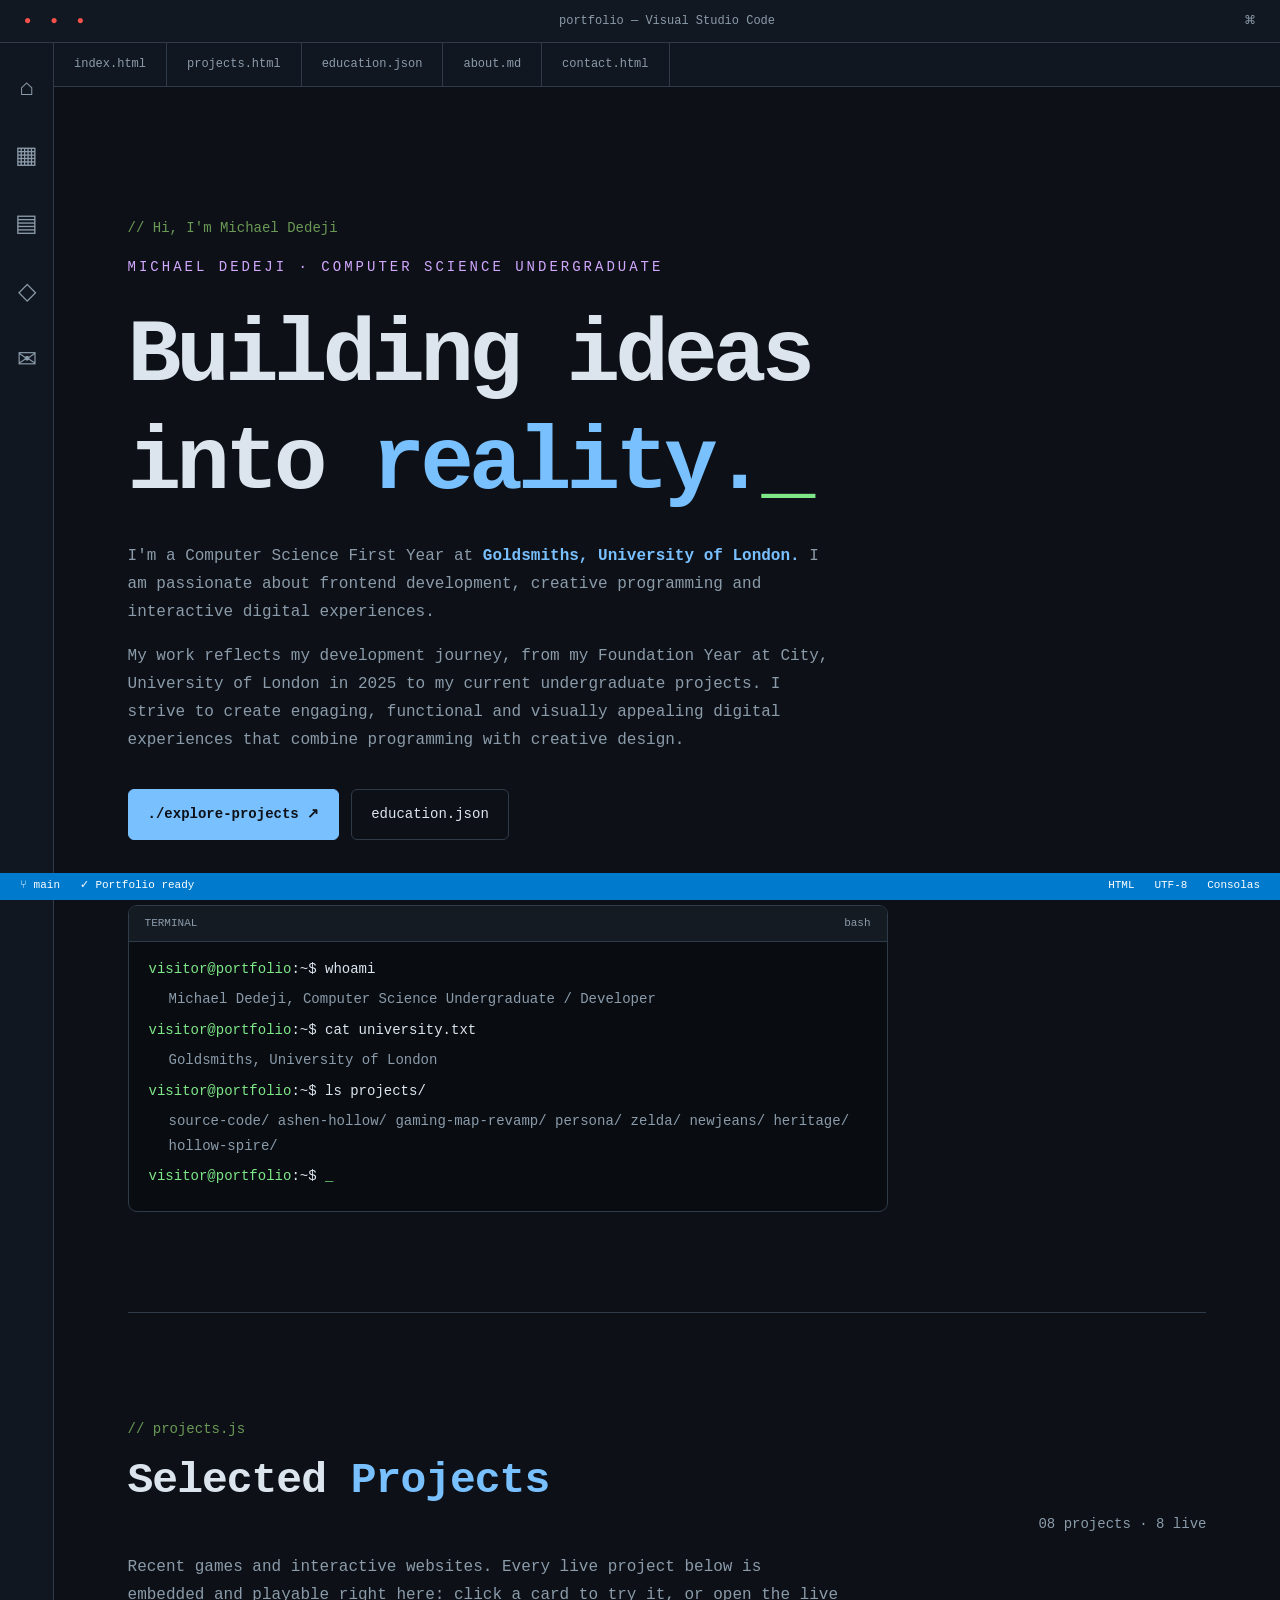
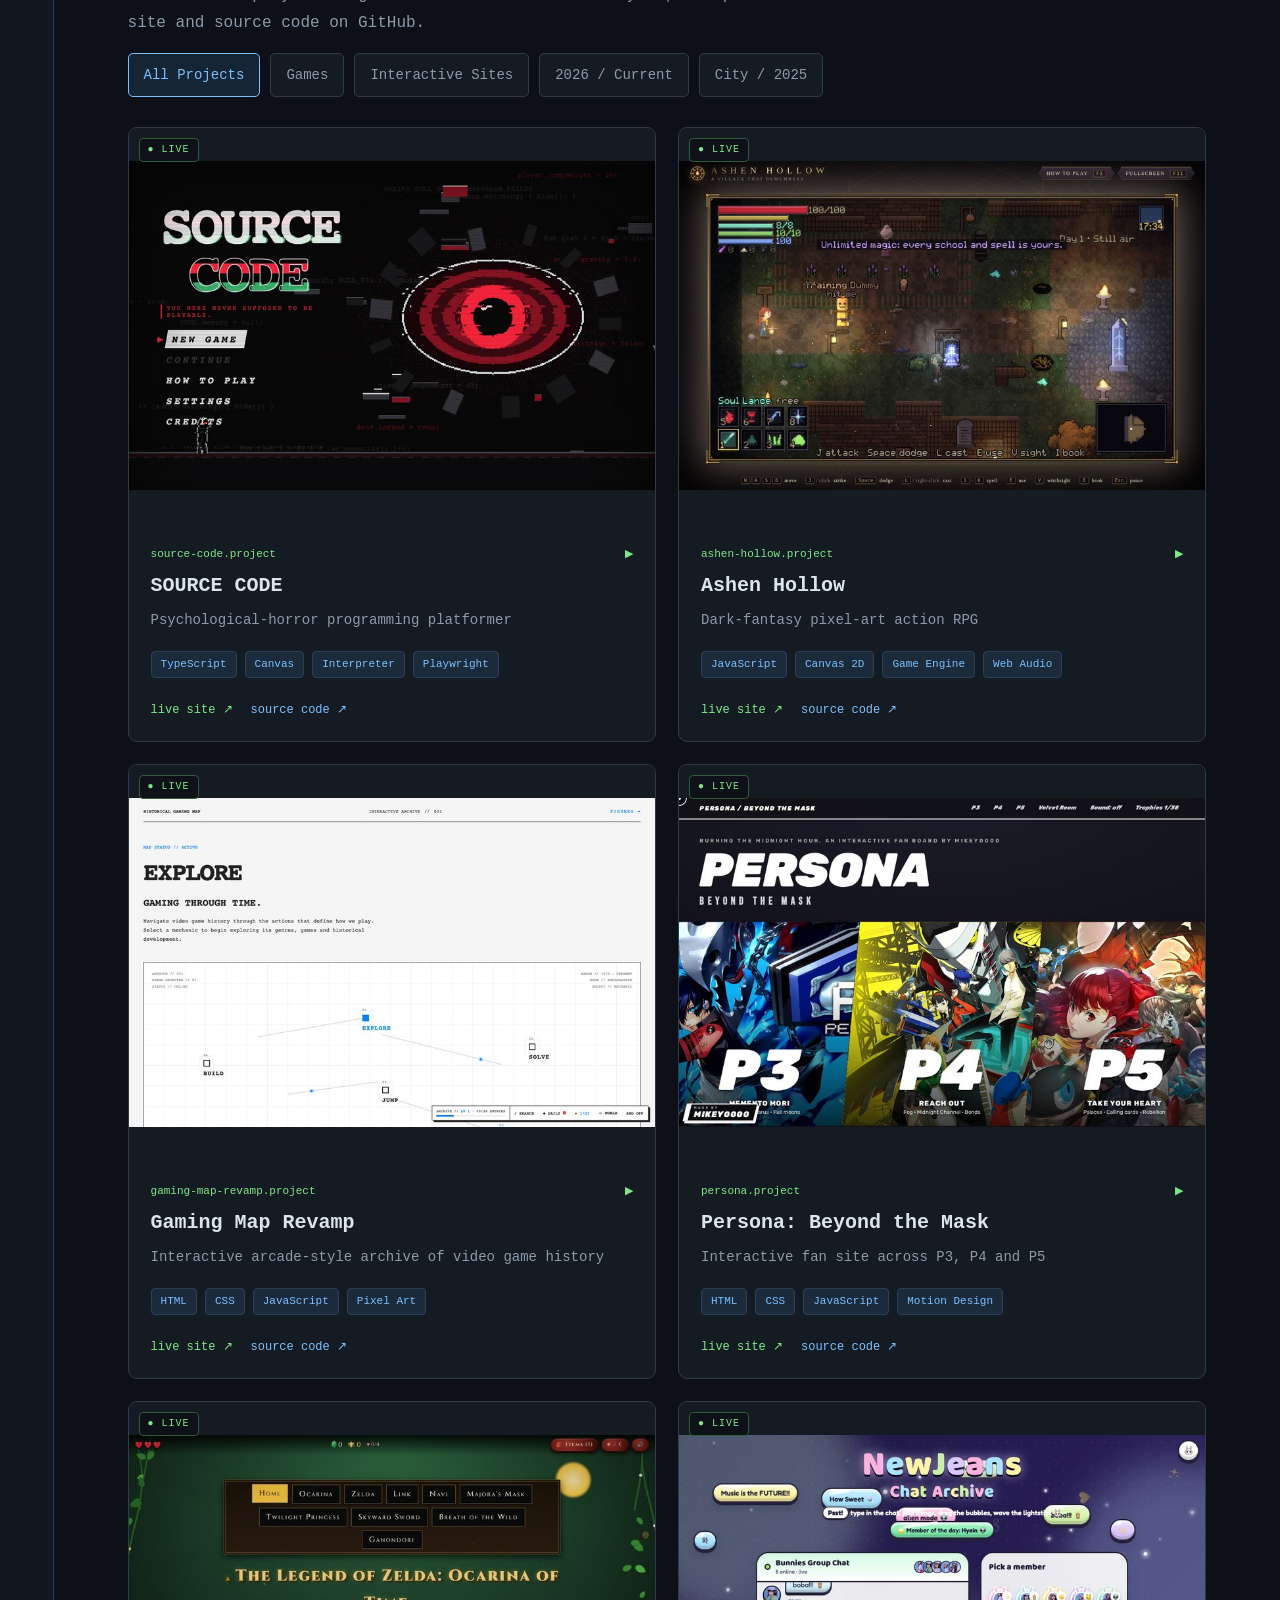
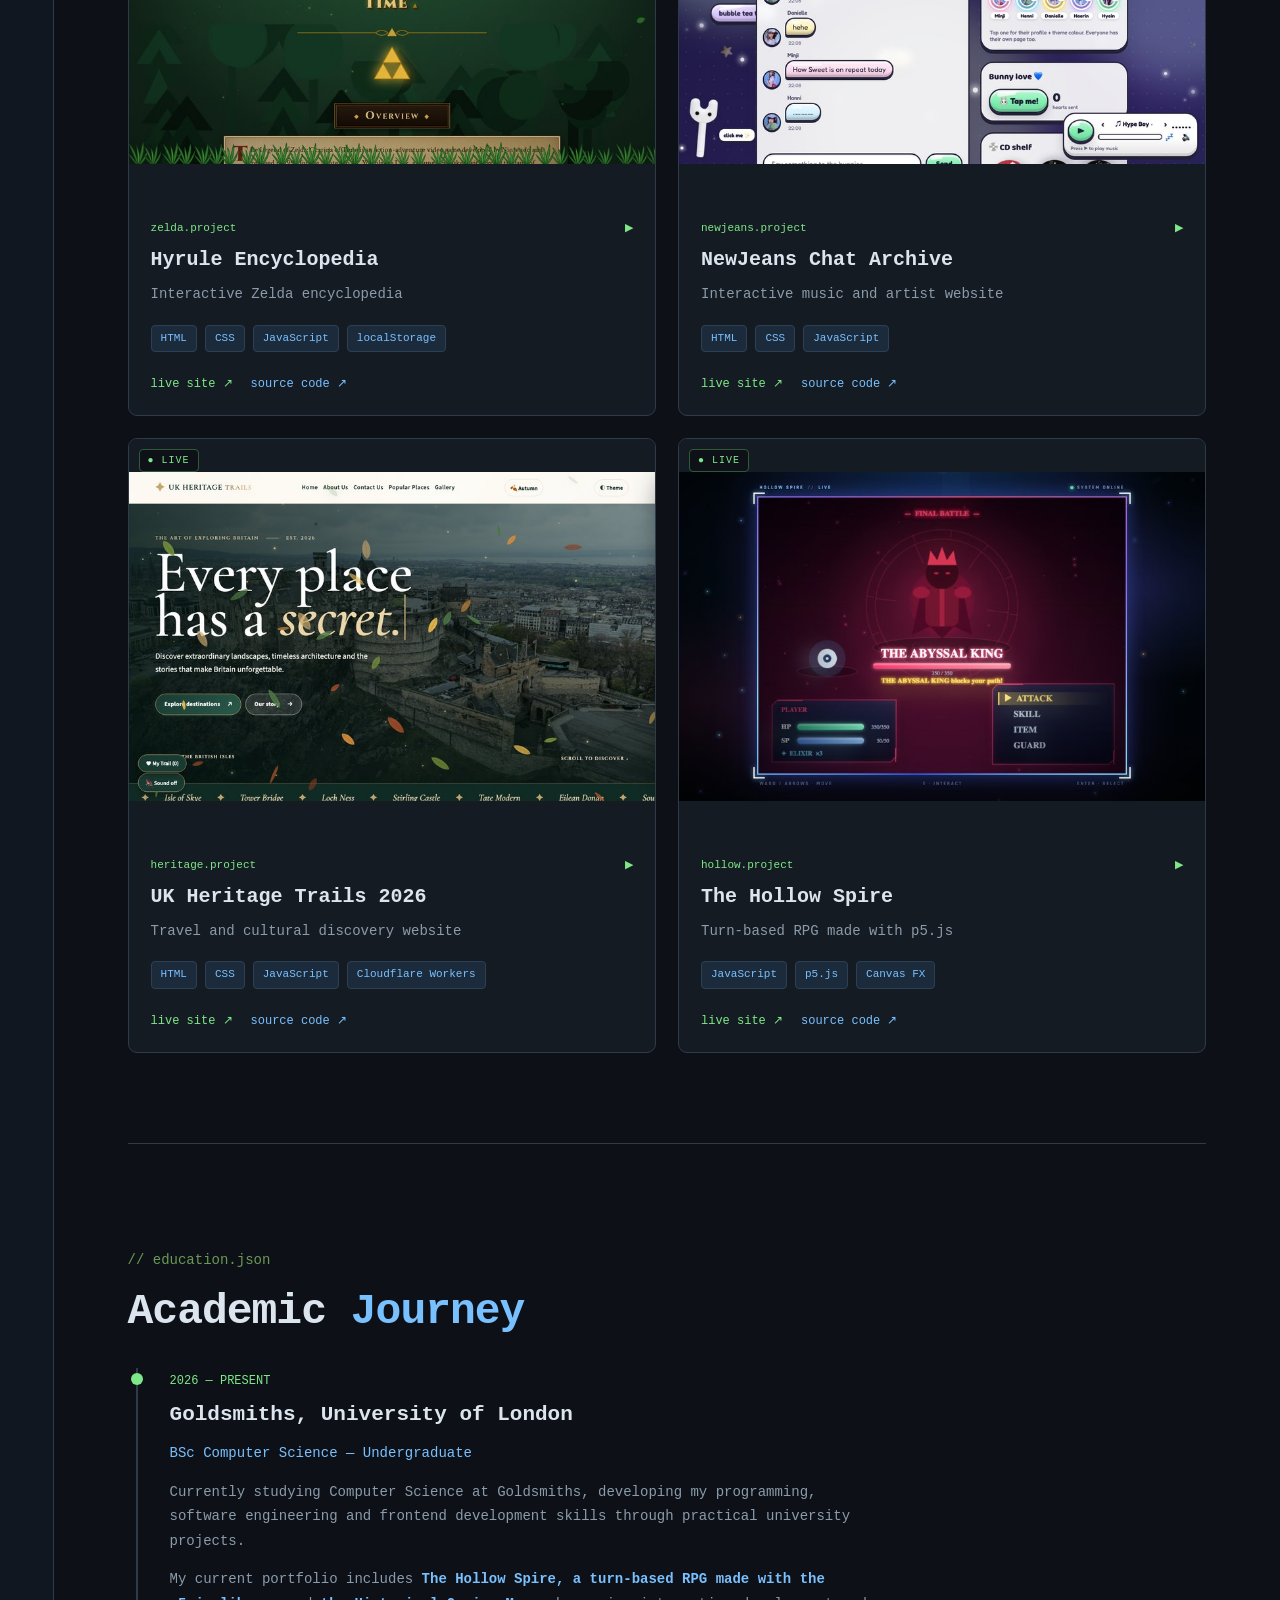
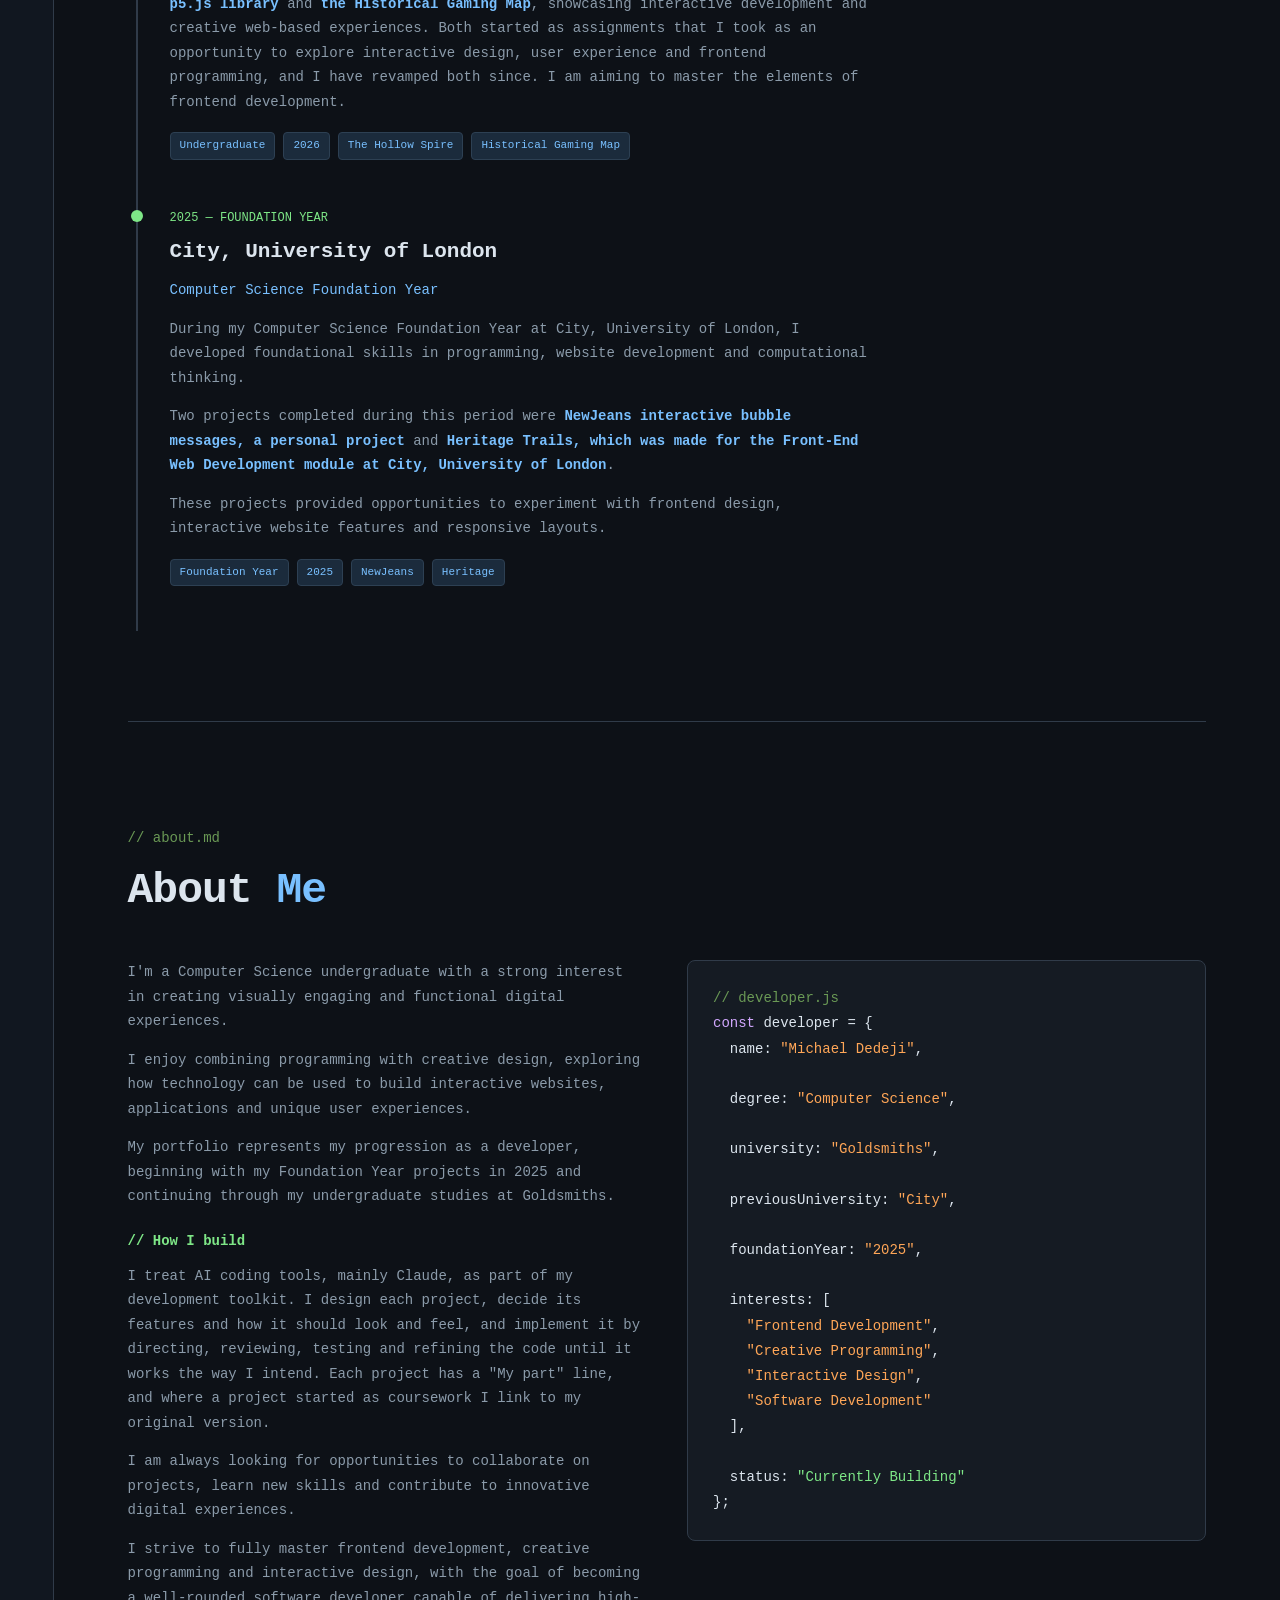
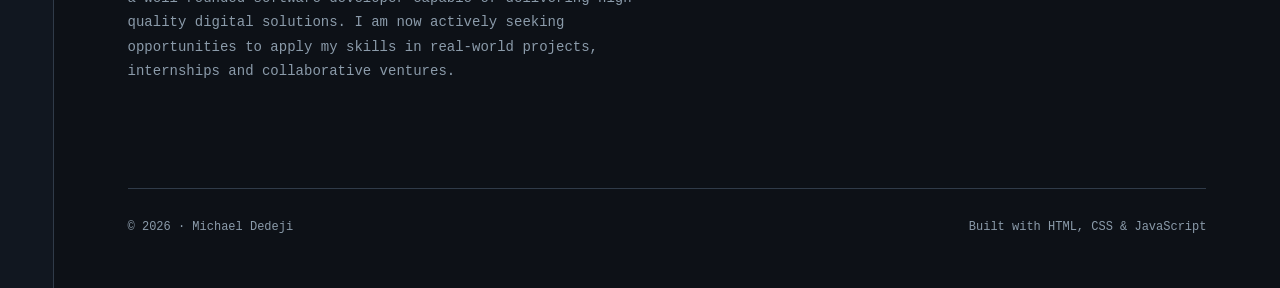
<file: index.html>
<!DOCTYPE html>
<html lang="en">
<head>
  <meta charset="UTF-8">
  <meta name="viewport" content="width=device-width, initial-scale=1.0">
  <meta name="description" content="Computer Science undergraduate portfolio featuring web development, interactive applications and university projects.">
  <title>Michael Dedeji | Developer Portfolio</title>
  <link rel="stylesheet" href="style.css?v=202611280201">
  <script src="script.js?v=202611280201" defer></script>
</head>

<body>
  <header class="titlebar">
    <span class="dots" aria-hidden="true">● ● ●</span>
    <span>portfolio — Visual Studio Code</span>
    <span>⌘</span>
  </header>

  <div class="workspace">
    <aside class="sidebar" aria-label="Portfolio navigation">
      <a href="#home" title="Home" aria-label="Home">⌂</a>
      <a href="projects.html" title="Projects" aria-label="Projects">▦</a>
      <a href="#education" title="Education" aria-label="Education">▤</a>
      <a href="#about" title="About" aria-label="About">◇</a>
      <a href="contact.html" title="Contact" aria-label="Contact">✉</a>
    </aside>

    <main>
      <nav class="tabs" aria-label="Sections">
        <a href="#home" aria-current="page">index.html</a>
        <a href="projects.html">projects.html</a>
        <a href="#education">education.json</a>
        <a href="#about">about.md</a>
        <a href="contact.html">contact.html</a>
      </nav>

      <div class="content">
        <section class="hero" id="home">
          <p class="comment">// Hi, I'm Michael Dedeji</p>
          <p class="eyebrow">MICHAEL DEDEJI · COMPUTER SCIENCE UNDERGRADUATE</p>

          <h1>
            Building ideas<br>
            into <em>reality.</em><span class="cursor">_</span>
          </h1>

          <p class="intro">
            I'm a Computer Science First Year at
            <strong>Goldsmiths, University of London.</strong>
            I am passionate about frontend development, creative
            programming and interactive digital experiences.
          </p>

          <p class="intro">
            My work reflects my development journey, from my
            Foundation Year at City, University of London in
            2025 to my current undergraduate projects. I strive to create
            engaging, functional and visually appealing digital experiences
            that combine programming with creative design.
          </p>

          <div class="actions">
            <a href="projects.html" class="button primary">
              ./explore-projects ↗
            </a>

            <a href="#education" class="button">
              education.json
            </a>
          </div>

          <div class="terminal">
            <div class="terminal-top">
              <span>TERMINAL</span>
              <span>bash</span>
            </div>

            <p>
              <span class="green">visitor@portfolio</span>:~$
              whoami
            </p>
            <p class="terminal-output">
              Michael Dedeji, Computer Science Undergraduate / Developer
            </p>

            <p>
              <span class="green">visitor@portfolio</span>:~$
              cat university.txt
            </p>
            <p class="terminal-output">
              Goldsmiths, University of London
            </p>

            <p>
              <span class="green">visitor@portfolio</span>:~$
              ls projects/
            </p>
            <p class="terminal-output">
              source-code/ ashen-hollow/ gaming-map-revamp/ persona/ zelda/ newjeans/ heritage/ hollow-spire/
            </p>

            <p>
              <span class="green">visitor@portfolio</span>:~$
              <span class="cursor">_</span>
            </p>
          </div>
        </section>

        <section class="section" id="projects">
          <div class="section-heading">
            <div>
              <p class="comment">// projects.js</p>
              <h2>Selected <span>Projects</span></h2>
            </div>

            <span class="muted" id="project-count">08 projects</span>
          </div>

          <p class="intro">
            Recent games and interactive websites. Every live project below
            is embedded and playable right here: click a card to try it,
            or open the live site and source code on GitHub.
          </p>

          <div class="filters" role="group" aria-label="Filter projects">
            <button type="button" class="filter active" data-filter="all" aria-pressed="true">All Projects</button>
            <button type="button" class="filter" data-filter="game" aria-pressed="false">Games</button>
            <button type="button" class="filter" data-filter="web" aria-pressed="false">Interactive Sites</button>
            <button type="button" class="filter" data-filter="current" aria-pressed="false">2026 / Current</button>
            <button type="button" class="filter" data-filter="2025" aria-pressed="false">City / 2025</button>
          </div>

          <div class="project-grid" id="project-grid"></div>
        </section>

        <section class="section" id="education">
          <p class="comment">// education.json</p>
          <h2>Academic <span>Journey</span></h2>

          <div class="timeline">
            <article class="timeline-item">
              <span class="date">2026 — PRESENT</span>
              <h3>Goldsmiths, University of London</h3>
              <p class="subtitle">BSc Computer Science — Undergraduate</p>

              <p>
                Currently studying Computer Science at
                Goldsmiths, developing my programming,
                software engineering and frontend development
                skills through practical university projects.
              </p>

              <p>
                My current portfolio includes
                <strong>The Hollow Spire, a turn-based RPG made with the p5.js library</strong>
                and <strong>the Historical Gaming Map</strong>, showcasing interactive
                development and creative web-based experiences.
                Both started as assignments that I took as an
                opportunity to explore interactive design, user experience
                and frontend programming, and I have revamped both since.
                I am aiming to master the elements of frontend development.
              </p>

              <div class="tags">
                <span>Undergraduate</span>
                <span>2026</span>
                <span>The Hollow Spire</span>
                <span>Historical Gaming Map</span>
              </div>
            </article>

            <article class="timeline-item">
              <span class="date">2025 — FOUNDATION YEAR</span>
              <h3>City, University of London</h3>
              <p class="subtitle">Computer Science Foundation Year</p>

              <p>
                During my Computer Science Foundation Year
                at City, University of London, I developed
                foundational skills in programming,
                website development and computational thinking.
              </p>

              <p>
                Two projects completed during this period
                were <strong>NewJeans interactive bubble messages, a personal project</strong>
                and <strong>Heritage Trails, which was made for the Front-End Web Development module at City, University of London</strong>.
              </p>

              <p>
                These projects provided opportunities to
                experiment with frontend design, interactive
                website features and responsive layouts.
              </p>

              <div class="tags">
                <span>Foundation Year</span>
                <span>2025</span>
                <span>NewJeans</span>
                <span>Heritage</span>
              </div>
            </article>
          </div>
        </section>

        <section class="section" id="about">
          <p class="comment">// about.md</p>
          <h2>About <span>Me</span></h2>

          <div class="about-grid">
            <div>
              <p>
                I'm a Computer Science undergraduate with
                a strong interest in creating visually
                engaging and functional digital experiences.
              </p>

              <p>
                I enjoy combining programming with creative
                design, exploring how technology can be used
                to build interactive websites, applications
                and unique user experiences.
              </p>

              <p>
                My portfolio represents my progression
                as a developer, beginning with my
                Foundation Year projects in 2025 and
                continuing through my undergraduate studies
                at Goldsmiths.
              </p>

              <h3 class="how-i-build">// How I build</h3>
              <p>
                I treat AI coding tools, mainly Claude, as part of my
                development toolkit. I design each project, decide its
                features and how it should look and feel, and implement
                it by directing, reviewing, testing and refining the code
                until it works the way I intend. Each project has a
                "My part" line, and where a project started as
                coursework I link to my original version.
              </p>

              <p>
                I am always looking for opportunities to
                collaborate on projects, learn new skills
                and contribute to innovative digital
                experiences.
              </p>

              <p>
                I strive to fully master frontend development,
                creative programming and interactive design,
                with the goal of becoming a well-rounded software
                developer capable of delivering high-quality digital
                solutions. I am now actively seeking opportunities
                to apply my skills in real-world projects,
                internships and collaborative ventures.
              </p>
            </div>

            <pre class="code-panel"><span class="comment">// developer.js</span>
<span class="purple">const</span> developer = {
  name: <span class="orange">"Michael Dedeji"</span>,

  degree: <span class="orange">"Computer Science"</span>,

  university: <span class="orange">"Goldsmiths"</span>,

  previousUniversity: <span class="orange">"City"</span>,

  foundationYear: <span class="orange">"2025"</span>,

  interests: [
    <span class="orange">"Frontend Development"</span>,
    <span class="orange">"Creative Programming"</span>,
    <span class="orange">"Interactive Design"</span>,
    <span class="orange">"Software Development"</span>
  ],

  status: <span class="green">"Currently Building"</span>
};</pre>
          </div>
        </section>

        <footer>
          <span>© 2026 · Michael Dedeji</span>
          <span>Built with HTML, CSS & JavaScript</span>
        </footer>
      </div>
    </main>
  </div>

  <div class="statusbar">
    <span>⑂ main &nbsp; ✓ Portfolio ready</span>
    <span>HTML &nbsp; UTF-8 &nbsp; Consolas</span>
  </div>

  <dialog id="project-dialog" class="project-dialog" aria-labelledby="dialog-title">
    <div class="dialog-header">
      <span id="dialog-file">project.details</span>

      <div class="dialog-actions">
        <a id="dialog-live-link" class="dialog-action" target="_blank" rel="noopener">open live ↗</a>
        <a id="dialog-source-link" class="dialog-action" target="_blank" rel="noopener">source ↗</a>
        <button type="button" id="dialog-fullscreen" class="dialog-action" aria-label="Play full screen">⛶ full screen</button>
        <button type="button" id="close-dialog" aria-label="Close project details">✕</button>
      </div>
    </div>

    <div class="dialog-body">
      <p class="comment" id="dialog-date"></p>
      <h2 id="dialog-title"></h2>
      <dl class="summary" id="dialog-summary" aria-label="What I coded, how and why"></dl>
      <p id="dialog-description"></p>
      <p class="project-note" id="dialog-note" hidden></p>
      <div class="tags" id="dialog-tags"></div>

      <div class="view-toggle" id="dialog-views" role="group" aria-label="Choose view">
        <button type="button" class="filter active" data-view="live" aria-pressed="true">▶ Live demo</button>
        <button type="button" class="filter" data-view="screens" aria-pressed="false">▦ Screenshots</button>
      </div>

      <div class="live-frame" id="dialog-live">
        <div class="live-loading" aria-hidden="true">loading live demo<span class="cursor">_</span></div>
        <iframe id="dialog-frame" title="Live demo" allow="fullscreen; autoplay; gamepad" allowfullscreen></iframe>
      </div>

      <div class="gallery" id="dialog-gallery"></div>
    </div>
  </dialog>
</body>
</html>
</file>
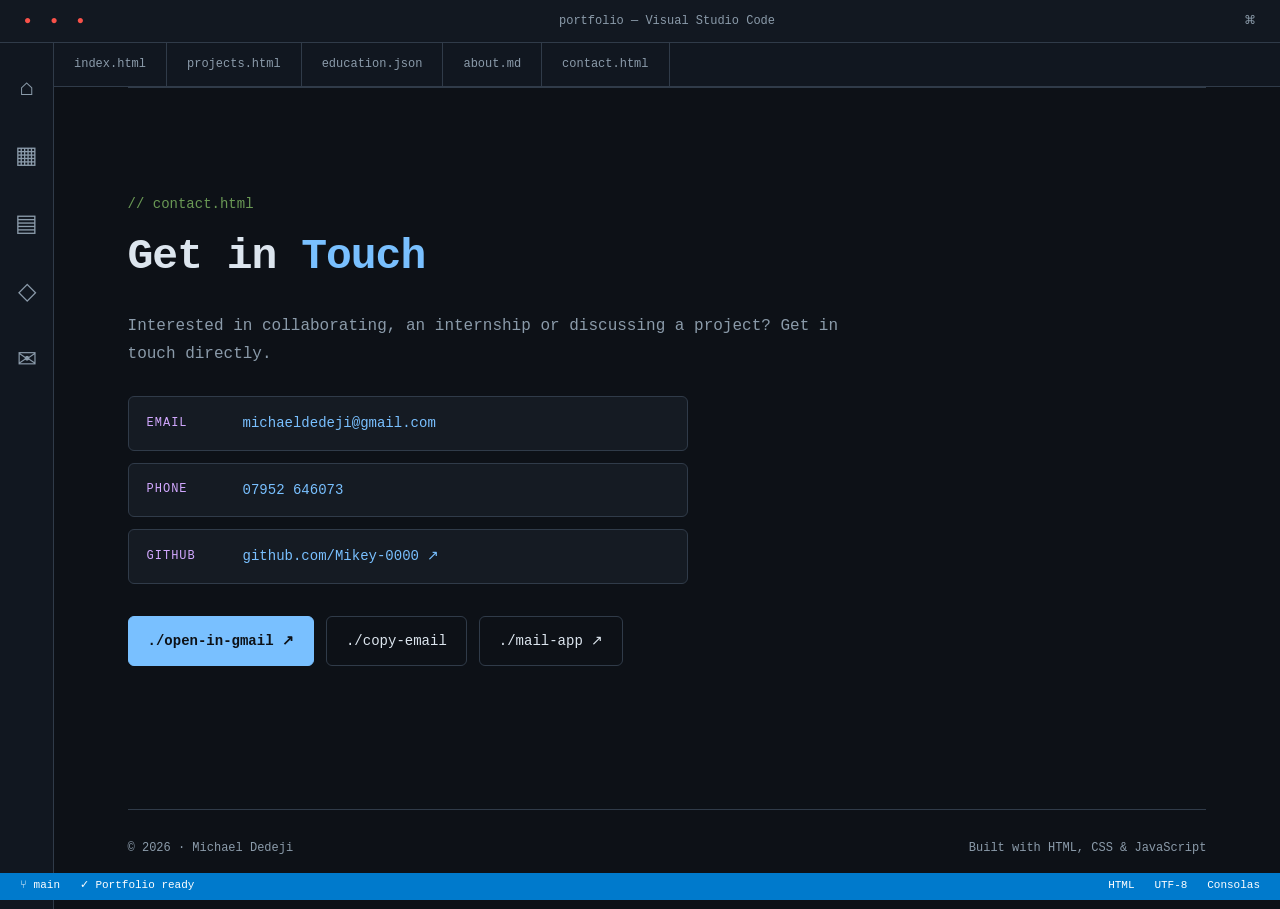
<file: contact.html>
<!DOCTYPE html>
<html lang="en">
<head>
  <meta charset="UTF-8">
  <meta name="viewport" content="width=device-width, initial-scale=1.0">
  <meta name="description" content="Contact page for my Computer Science portfolio.">
  <title>Contact | Michael Dedeji</title>
  <link rel="stylesheet" href="style.css?v=202611280201">
  <script src="script.js?v=202611280201" defer></script>
</head>

<body>
  <header class="titlebar">
    <span class="dots" aria-hidden="true">● ● ●</span>
    <span>portfolio — Visual Studio Code</span>
    <span>⌘</span>
  </header>

  <div class="workspace">
    <aside class="sidebar" aria-label="Portfolio navigation">
      <a href="index.html" title="Home" aria-label="Home">⌂</a>
      <a href="projects.html" title="Projects" aria-label="Projects">▦</a>
      <a href="index.html#education" title="Education" aria-label="Education">▤</a>
      <a href="index.html#about" title="About" aria-label="About">◇</a>
      <a href="contact.html" title="Contact" aria-label="Contact" aria-current="page">✉</a>
    </aside>

    <main>
      <nav class="tabs" aria-label="Sections">
        <a href="index.html">index.html</a>
        <a href="projects.html">projects.html</a>
        <a href="index.html#education">education.json</a>
        <a href="index.html#about">about.md</a>
        <a href="contact.html" aria-current="page">contact.html</a>
      </nav>

      <div class="content">
        <section class="section" id="contact">
          <p class="comment">// contact.html</p>
          <h2>Get in <span>Touch</span></h2>

          <p class="intro">
            Interested in collaborating, an internship or discussing a
            project? Get in touch directly.
          </p>

          <ul class="contact-list">
            <li>
              <span class="contact-label">email</span>
              <a href="mailto:michaeldedeji@gmail.com">michaeldedeji@gmail.com</a>
            </li>
            <li>
              <span class="contact-label">phone</span>
              <a href="tel:+447952646073">07952 646073</a>
            </li>
            <li>
              <span class="contact-label">github</span>
              <a href="https://github.com/Mikey-0000" target="_blank" rel="noopener">github.com/Mikey-0000 ↗</a>
            </li>
          </ul>

          <div class="contact-actions">
            <a
              class="button primary"
              href="https://mail.google.com/mail/?view=cm&amp;fs=1&amp;to=michaeldedeji@gmail.com"
              target="_blank"
              rel="noopener">./open-in-gmail ↗</a>

            <button type="button" class="button" id="copy-email" data-email="michaeldedeji@gmail.com">
              ./copy-email
            </button>

            <a class="button" href="mailto:michaeldedeji@gmail.com">./mail-app ↗</a>
          </div>

          <p class="copy-status" id="copy-status" role="status" aria-live="polite"></p>
        </section>

        <footer>
          <span>© 2026 · Michael Dedeji</span>
          <span>Built with HTML, CSS & JavaScript</span>
        </footer>
      </div>
    </main>
  </div>

  <div class="statusbar">
    <span>⑂ main &nbsp; ✓ Portfolio ready</span>
    <span>HTML &nbsp; UTF-8 &nbsp; Consolas</span>
  </div>
</body>
</html>
</file>
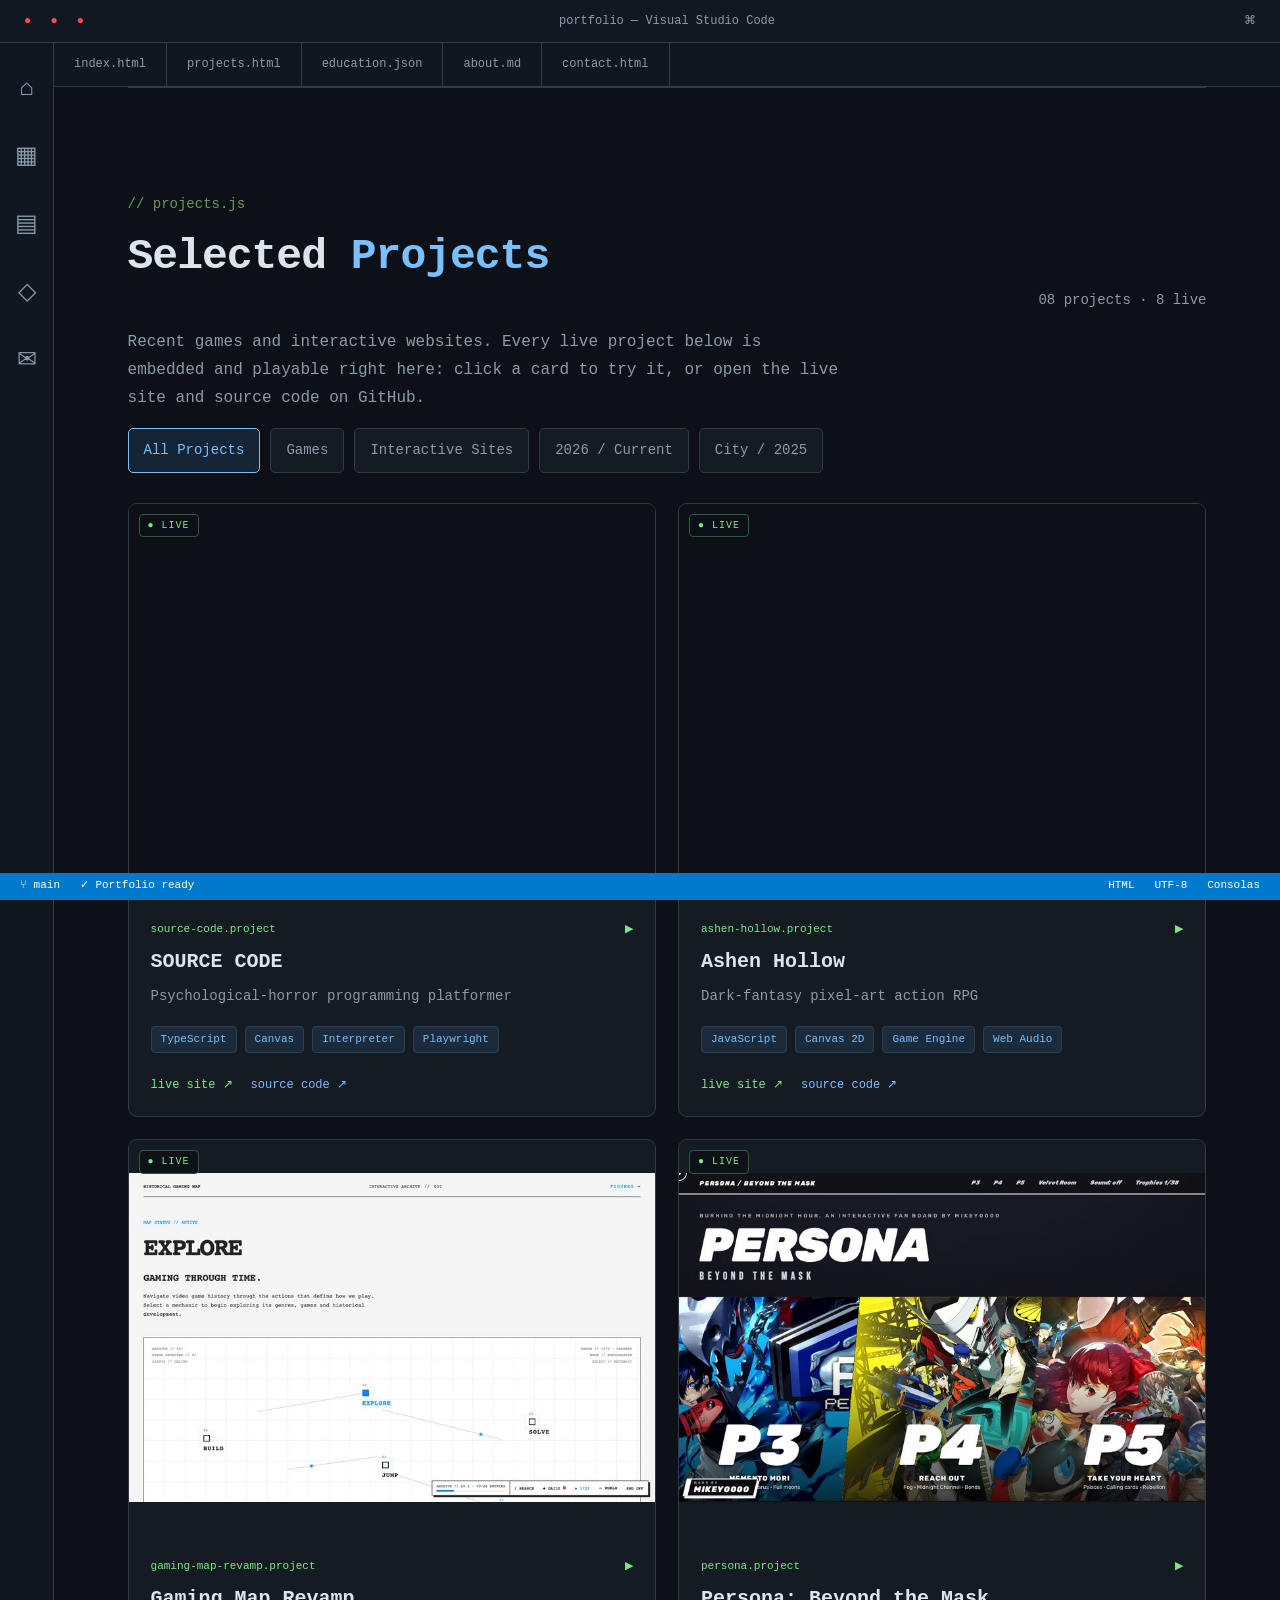
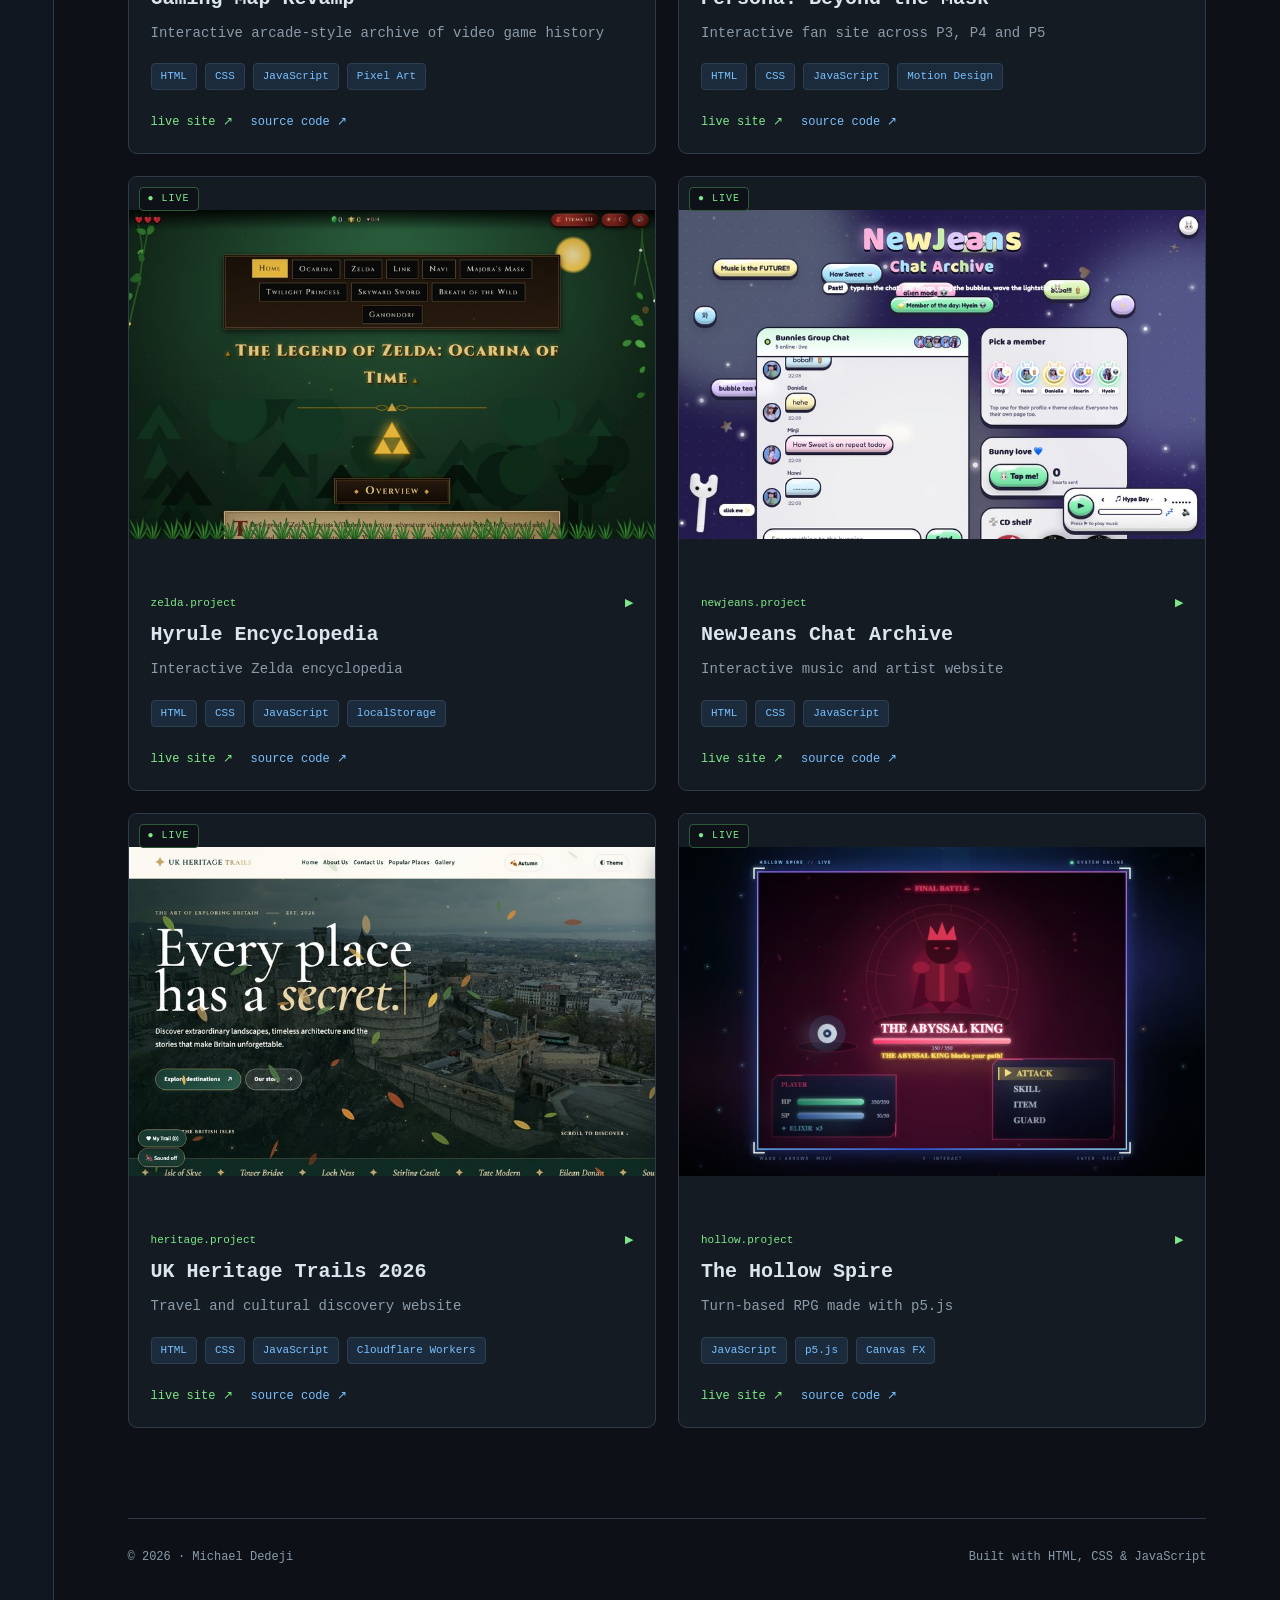
<file: projects.html>
<!DOCTYPE html>
<html lang="en">
<head>
  <meta charset="UTF-8">
  <meta name="viewport" content="width=device-width, initial-scale=1.0">
  <meta name="description" content="Computer Science portfolio projects featuring web development, creative programming and interactive digital experiences.">
  <title>Projects | Michael Dedeji</title>
  <link rel="stylesheet" href="style.css?v=202611280201">
  <script src="script.js?v=202611280201" defer></script>
</head>

<body>
  <header class="titlebar">
    <span class="dots" aria-hidden="true">● ● ●</span>
    <span>portfolio — Visual Studio Code</span>
    <span>⌘</span>
  </header>

  <div class="workspace">
    <aside class="sidebar" aria-label="Portfolio navigation">
      <a href="index.html" title="Home" aria-label="Home">⌂</a>
      <a href="projects.html" title="Projects" aria-label="Projects" aria-current="page">▦</a>
      <a href="index.html#education" title="Education" aria-label="Education">▤</a>
      <a href="index.html#about" title="About" aria-label="About">◇</a>
      <a href="contact.html" title="Contact" aria-label="Contact">✉</a>
    </aside>

    <main>
      <nav class="tabs" aria-label="Sections">
        <a href="index.html">index.html</a>
        <a href="projects.html" aria-current="page">projects.html</a>
        <a href="index.html#education">education.json</a>
        <a href="index.html#about">about.md</a>
        <a href="contact.html">contact.html</a>
      </nav>

      <div class="content">
        <section class="section" id="projects">
          <div class="section-heading">
            <div>
              <p class="comment">// projects.js</p>
              <h2>Selected <span>Projects</span></h2>
            </div>

            <span class="muted" id="project-count">08 projects</span>
          </div>

          <p class="intro">
            Recent games and interactive websites. Every live project below
            is embedded and playable right here: click a card to try it,
            or open the live site and source code on GitHub.
          </p>

          <div class="filters" role="group" aria-label="Filter projects">
            <button type="button" class="filter active" data-filter="all" aria-pressed="true">All Projects</button>
            <button type="button" class="filter" data-filter="game" aria-pressed="false">Games</button>
            <button type="button" class="filter" data-filter="web" aria-pressed="false">Interactive Sites</button>
            <button type="button" class="filter" data-filter="current" aria-pressed="false">2026 / Current</button>
            <button type="button" class="filter" data-filter="2025" aria-pressed="false">City / 2025</button>
          </div>

          <div class="project-grid" id="project-grid"></div>
        </section>

        <footer>
          <span>© 2026 · Michael Dedeji</span>
          <span>Built with HTML, CSS & JavaScript</span>
        </footer>
      </div>
    </main>
  </div>

  <div class="statusbar">
    <span>⑂ main &nbsp; ✓ Portfolio ready</span>
    <span>HTML &nbsp; UTF-8 &nbsp; Consolas</span>
  </div>

  <dialog id="project-dialog" class="project-dialog" aria-labelledby="dialog-title">
    <div class="dialog-header">
      <span id="dialog-file">project.details</span>

      <div class="dialog-actions">
        <a id="dialog-live-link" class="dialog-action" target="_blank" rel="noopener">open live ↗</a>
        <a id="dialog-source-link" class="dialog-action" target="_blank" rel="noopener">source ↗</a>
        <button type="button" id="dialog-fullscreen" class="dialog-action" aria-label="Play full screen">⛶ full screen</button>
        <button type="button" id="close-dialog" aria-label="Close project details">✕</button>
      </div>
    </div>

    <div class="dialog-body">
      <p class="comment" id="dialog-date"></p>
      <h2 id="dialog-title"></h2>
      <dl class="summary" id="dialog-summary" aria-label="What I coded, how and why"></dl>
      <p id="dialog-description"></p>
      <p class="project-note" id="dialog-note" hidden></p>
      <div class="tags" id="dialog-tags"></div>

      <div class="view-toggle" id="dialog-views" role="group" aria-label="Choose view">
        <button type="button" class="filter active" data-view="live" aria-pressed="true">▶ Live demo</button>
        <button type="button" class="filter" data-view="screens" aria-pressed="false">▦ Screenshots</button>
      </div>

      <div class="live-frame" id="dialog-live">
        <div class="live-loading" aria-hidden="true">loading live demo<span class="cursor">_</span></div>
        <iframe id="dialog-frame" title="Live demo" allow="fullscreen; autoplay; gamepad" allowfullscreen></iframe>
      </div>

      <div class="gallery" id="dialog-gallery"></div>
    </div>
  </dialog>
</body>
</html>
</file>
<file: style.css>
:root {
  --bg: #0d1117;
  --panel: #151b23;
  --panel-light: #1d2632;
  --border: #303b49;
  --text: #dce5ee;
  --muted: #8b9baa;
  --blue: #79c0ff;
  --green: #7ee787;
  --purple: #d2a8ff;
  --orange: #ffa657;

}

* {
  box-sizing: border-box;
}

html {
  scroll-behavior: smooth;
}

body {
  margin: 0;
  background: var(--bg);
  color: var(--text);
  font-family: Consolas, "Cascadia Code", "Courier New", monospace;
  font-size: 14px;
  line-height: 1.75;
}

a {
  color: inherit;
  text-decoration: none;
}

button {
  font: inherit;
  cursor: pointer;
}

strong {
  color: var(--blue);
}

::selection {
  background: #245d83;
}

/* VS CODE TITLE BAR */

.titlebar {
  height: 43px;
  background: #121821;
  border-bottom: 1px solid var(--border);
  display: flex;
  justify-content: space-between;
  align-items: center;
  padding: 0 24px;
  color: var(--muted);
  font-size: 12px;
}

.dots {
  color: #f85149;
  letter-spacing: 6px;
}

/* MAIN WORKSPACE */

.workspace {
  display: grid;
  grid-template-columns: 54px minmax(0, 1fr);
  min-height: calc(100vh - 70px);
}

.sidebar {
  background: #111720;
  border-right: 1px solid var(--border);
  display: flex;
  align-items: center;
  flex-direction: column;
  gap: 26px;
  padding-top: 25px;
  font-size: 24px;
  color: var(--muted);
}

.sidebar a:hover {
  color: var(--blue);
}

main {
  min-width: 0;
}

.tabs {
  display: flex;
  background: #111720;
  border-bottom: 1px solid var(--border);
  overflow-x: auto;
}

.tabs a {
  padding: 11px 20px;
  border-right: 1px solid var(--border);
  white-space: nowrap;
  font-size: 12px;
  color: var(--muted);
}

.tabs a:hover {
  color: var(--text);
  background: var(--panel);
}

.content {
  max-width: 1250px;
  margin: auto;
  padding: 0 6%;
}

/* HERO */

.hero {
  padding: 115px 0 100px;
  min-height: 80vh;
}

.comment {
  color: #6a9955;
}

.eyebrow {
  color: var(--purple);
  letter-spacing: 3px;
}

h1,
h2,
h3 {
  line-height: 1.2;
}

h1 {
  font-size: clamp(48px, 7vw, 105px);
  letter-spacing: -5px;
  margin: 24px 0;
  font-weight: 700;
}

h1 em {
  color: var(--blue);
  font-style: normal;
}

.cursor {
  color: var(--green);
  animation: blink 1s step-end infinite;
}

@keyframes blink {
  50% {
    opacity: 0;
  }
}

.intro {
  max-width: 720px;
  color: var(--muted);
  font-size: 16px;
}

.actions {
  display: flex;
  gap: 12px;
  flex-wrap: wrap;
  margin-top: 35px;
}

.button {
  border: 1px solid var(--border);
  padding: 12px 19px;
  border-radius: 6px;
  transition: 0.2s;
}

.button:hover {
  border-color: var(--blue);
  transform: translateY(-2px);
}

.button.primary {
  background: var(--blue);
  color: #0d1117;
  border-color: var(--blue);
  font-weight: bold;
}

/* TERMINAL */

.terminal {
  margin-top: 65px;
  max-width: 760px;
  background: #090d12;
  border: 1px solid var(--border);
  border-radius: 9px;
  overflow: hidden;
  padding: 0 20px 16px;
}

.terminal-top {
  margin: 0 -20px 15px;
  padding: 8px 16px;
  background: var(--panel);
  border-bottom: 1px solid var(--border);
  color: var(--muted);
  font-size: 11px;
  display: flex;
  justify-content: space-between;
}

.terminal p {
  margin: 6px 0;
}

.terminal-output {
  color: var(--muted);
  padding-left: 20px;
}

.green {
  color: var(--green);
}

.purple {
  color: var(--purple);
}

.orange {
  color: var(--orange);
}

/* SECTIONS */

.section {
  padding: 90px 0;
  border-top: 1px solid var(--border);
  scroll-margin-top: 30px;
}

.section h2 {
  font-size: clamp(28px, 4vw, 43px);
  letter-spacing: -1px;
  margin: 10px 0 30px;
}

.section h2 span {
  color: var(--blue);
}

.section-heading {
  display: flex;
  align-items: end;
  justify-content: space-between;
  gap: 15px;
}

.muted {
  color: var(--muted);
}

/* PROJECT FILTERS */

.filters {
  display: flex;
  flex-wrap: wrap;
  gap: 10px;
  margin-bottom: 30px;
}

.filter {
  background: var(--panel);
  border: 1px solid var(--border);
  color: var(--muted);
  border-radius: 5px;
  padding: 9px 15px;
}

.filter:hover,
.filter.active {
  color: var(--blue);
  border-color: var(--blue);
  background: #162535;
}

/* PROJECT CARDS */

.project-grid {
  display: grid;
  grid-template-columns: repeat(2, minmax(0, 1fr));
  gap: 22px;
}

.project {
  background: var(--panel);
  border: 1px solid var(--border);
  border-radius: 9px;
  overflow: hidden;
  transition: transform 0.25s, border-color 0.25s;
}

.project:hover {
  transform: translateY(-5px);
  border-color: var(--blue);
}

.project[hidden] {
  display: none;
}

.project-button {
  display: block;
  width: 100%;
  padding: 0;
  border: 0;
  background: transparent;
  color: inherit;
  text-align: left;
}

/* PROJECT SCREENSHOTS */
.project-image {
  width: 100%;
  aspect-ratio: 4 / 3;
  display: flex;
  align-items: center;
  justify-content: center;
  overflow: hidden;
  background: #151b23;
}

.project-image img {
  display: block;
  width: 100%;
  height: 100%;
  object-fit: contain;
  object-position: center;
}

.placeholder {
  height: 100%;
  display: grid;
  place-items: center;
  font-size: 25px;
  font-weight: bold;
  letter-spacing: 2px;
  color: var(--blue);
  text-align: center;
  padding: 20px;
}

.project-content {
  padding: 22px;
}

.project-content h3 {
  font-size: 20px;
  margin: 10px 0;
}

.project-content p {
  color: var(--muted);
  margin: 0 0 15px;
}

.project-meta {
  display: flex;
  justify-content: space-between;
  color: var(--green);
  font-size: 11px;
}

.tags {
  display: flex;
  gap: 8px;
  flex-wrap: wrap;
  margin-top: 18px;
}

.tags span {
  color: var(--blue);
  background: #1b2b3c;
  border: 1px solid #2d4053;
  padding: 3px 9px;
  border-radius: 4px;
  font-size: 11px;
}

/* ACADEMIC TIMELINE */

.timeline {
  border-left: 2px solid var(--border);
  margin-left: 8px;
}

.timeline-item {
  padding: 0 0 45px 32px;
  position: relative;
}

.timeline-item::before {
  content: "";
  position: absolute;
  left: -7px;
  top: 5px;
  height: 12px;
  width: 12px;
  background: var(--green);
  border-radius: 50%;
}

.timeline-item .date {
  color: var(--green);
  font-size: 12px;
}

.timeline-item h3 {
  font-size: 21px;
  margin: 10px 0;
}

.timeline-item p {
  max-width: 700px;
  color: var(--muted);
}

.timeline-item .subtitle {
  color: var(--blue);
}

/* ABOUT */

.about-grid {
  display: grid;
  grid-template-columns: 1fr 1fr;
  gap: 40px;
  align-items: start;
}

.about-grid p {
  color: var(--muted);
}

.code-panel {
  background: var(--panel);
  border: 1px solid var(--border);
  border-radius: 8px;
  padding: 25px;
  overflow-x: auto;
  font: inherit;
  line-height: 1.8;
}

/* PROJECT DETAIL POPUP */

dialog {
  background: var(--panel);
  color: var(--text);
  border: 1px solid var(--border);
  border-radius: 10px;
  width: min(760px, 92vw);
  max-height: 85vh;
  padding: 0;
  overflow-y: auto;
}

dialog::backdrop {
  background: rgba(0, 0, 0, 0.8);
}

.dialog-header {
  position: sticky;
  top: 0;
  background: var(--panel-light);
  padding: 12px 20px;
  border-bottom: 1px solid var(--border);
  display: flex;
  justify-content: space-between;
  align-items: center;
  z-index: 5;
}

.dialog-header button {
  background: transparent;
  border: 0;
  color: var(--text);
  font-size: 20px;
}

.dialog-body {
  padding: 30px;
}

.dialog-body h2 {
  font-size: 30px;
}

.dialog-body p {
  color: var(--muted);
}

/* GALLERY IMAGES */
.gallery {
  display: grid;
  gap: 18px;
  margin-top: 25px;
}

.gallery img {
  display: block;
  width: 100%;
  height: auto;
  max-width: 100%;
  border-radius: 6px;
}

/* FOOTER */

footer {
  border-top: 1px solid var(--border);
  padding: 28px 0 50px;
  display: flex;
  justify-content: space-between;
  gap: 15px;
  flex-wrap: wrap;
  color: var(--muted);
  font-size: 12px;
}

.statusbar {
  position: fixed;
  bottom: 0;
  left: 0;
  right: 0;
  height: 27px;
  background: #007acc;
  color: white;
  display: flex;
  justify-content: space-between;
  padding: 3px 20px;
  font-size: 11px;
  z-index: 20;
}

/* TABLET AND MOBILE */

@media (max-width: 800px) {
  .workspace {
    grid-template-columns: 1fr;
  }

  .sidebar {
    display: none;
  }

  .content {
    padding: 0 20px;
  }

  .hero {
    padding: 75px 0;
  }

  h1 {
    letter-spacing: -2px;
  }

  .project-grid,
  .about-grid {
    grid-template-columns: 1fr;
  }

  .project-image {
    aspect-ratio: 4 / 3;
  }

  .section {
    padding: 65px 0;
  }

  .statusbar {
    font-size: 9px;
  }

  .dialog-body {
    padding: 18px;
  }
}

@media (prefers-reduced-motion: reduce) {
  *,
  *::before,
  *::after {
    animation: none !important;
    transition: none !important;
    scroll-behavior: auto !important;
  }
}

/* Contact form */

#contact-form {
  display: flex;
  flex-direction: column;
  gap: 20px;
  max-width: 560px;
  margin-top: 32px;
}

#contact-form .form-field {
  display: flex;
  flex-direction: column;
  gap: 8px;
}

#contact-form label {
  color: #a9bdd5;
  font-size: 13px;
  font-weight: 600;
}

#contact-form input,
#contact-form textarea {
  width: 100%;
  box-sizing: border-box;
  padding: 14px 16px;
  background: #151c27;
  border: 1px solid #303c4d;
  border-radius: 6px;
  color: #e5edf7;
  font-family: Consolas, monospace;
  font-size: 14px;
}

#contact-form textarea {
  min-height: 150px;
  resize: vertical;
}

#contact-form input:focus,
#contact-form textarea:focus {
  outline: 2px solid #70b9ff;
  outline-offset: 2px;
  border-color: #70b9ff;
}

#contact-form .button {
  align-self: flex-start;
  cursor: pointer;
}

#form-status {
  color: #7ee2a8;
  font-size: 13px;
}

@media (max-width: 600px) {
  #contact-form {
    max-width: 100%;
  }
}

/* ==========================================
   LIVE PROJECT PREVIEWS & EMBEDS
   ========================================== */

.project {
  display: flex;
  flex-direction: column;
}

.project-button {
  flex: 1;
}

.project-image {
  position: relative;
}

.project-image.has-live iframe {
  position: absolute;
  top: 0;
  left: 0;
  border: 0;
  transform-origin: 0 0;
  pointer-events: none;
  background: var(--bg);
  opacity: 0;
  transition: opacity 0.5s;
}

.project-image.has-live.is-loaded iframe {
  opacity: 1;
}

.live-badge {
  position: absolute;
  top: 10px;
  left: 10px;
  z-index: 2;
  font-size: 10px;
  letter-spacing: 1px;
  color: var(--green);
  background: rgba(13, 17, 23, 0.85);
  border: 1px solid #2f5a37;
  padding: 2px 8px;
  border-radius: 4px;
}

.play-overlay {
  position: absolute;
  inset: 0;
  z-index: 1;
  display: grid;
  place-items: center;
  font-size: 15px;
  font-weight: bold;
  color: #fff;
  background: rgba(13, 17, 23, 0.55);
  opacity: 0;
  transition: opacity 0.25s;
}

.project-button:hover .play-overlay,
.project-button:focus-visible .play-overlay {
  opacity: 1;
}

.project-button:focus-visible {
  outline: 2px solid var(--blue);
  outline-offset: -2px;
}

.project-links {
  display: flex;
  gap: 18px;
  padding: 0 22px 20px;
  font-size: 12px;
}

.project-links a {
  color: var(--blue);
}

.project-links a:hover,
.project-links a:focus-visible {
  text-decoration: underline;
}

.project-links .link-live {
  color: var(--green);
}

/* POPUP */

.project-dialog {
  width: min(1100px, 94vw);
  max-height: 92vh;
}

.dialog-actions {
  display: flex;
  align-items: center;
  gap: 6px;
  flex-wrap: wrap;
  justify-content: flex-end;
}

.dialog-header .dialog-action {
  font-size: 12px;
  color: var(--blue);
  background: transparent;
  border: 1px solid var(--border);
  border-radius: 4px;
  padding: 3px 10px;
}

.dialog-header .dialog-action:hover,
.dialog-header .dialog-action:focus-visible {
  border-color: var(--blue);
}

.dialog-action[hidden] {
  display: none;
}

.dialog-body h2 {
  margin: 0 0 10px;
}

.view-toggle {
  display: flex;
  gap: 8px;
  margin: 24px 0 14px;
}

.view-toggle[hidden] {
  display: none;
}

.live-frame {
  position: relative;
  margin-top: 18px;
  height: min(68vh, 720px);
  border: 1px solid var(--border);
  border-radius: 6px;
  overflow: hidden;
  background: var(--bg);
}

.view-toggle:not([hidden]) + .live-frame {
  margin-top: 0;
}

.live-frame[hidden],
.gallery[hidden] {
  display: none;
}

.live-frame iframe {
  position: relative;
  z-index: 1;
  width: 100%;
  height: 100%;
  border: 0;
  display: block;
  opacity: 0;
  transition: opacity 0.4s;
}

.live-frame.is-loaded iframe {
  opacity: 1;
}

.live-loading {
  position: absolute;
  inset: 0;
  display: grid;
  place-items: center;
  color: var(--green);
}

.live-frame:fullscreen {
  height: 100%;
  border: 0;
  border-radius: 0;
}

@media (max-width: 800px) {
  .project-dialog {
    width: 100vw;
    max-width: 100vw;
    max-height: 100dvh;
    height: 100dvh;
    border-radius: 0;
  }

  .live-frame {
    height: 70dvh;
  }

  .dialog-header {
    padding: 10px 12px;
  }

  #dialog-file {
    display: none;
  }

  .filters {
    flex-wrap: wrap;
  }
}

@media (prefers-reduced-motion: reduce) {
  .project-image.has-live iframe,
  .live-frame iframe,
  .play-overlay {
    transition: none;
  }
}

/* WHAT / HOW / WHY SUMMARY */

.summary {
  display: grid;
  grid-template-columns: max-content 1fr;
  gap: 6px 16px;
  margin: 18px 0 20px;
  padding: 14px 18px;
  background: var(--bg);
  border: 1px solid var(--border);
  border-left: 3px solid var(--green);
  border-radius: 6px;
}

.summary[hidden] {
  display: none;
}

.summary dt {
  color: var(--purple);
  text-transform: uppercase;
  font-size: 11px;
  letter-spacing: 1px;
  padding-top: 3px;
}

.summary dt::after {
  content: ":";
}

.summary dd {
  margin: 0;
  color: var(--text);
}

@media (max-width: 600px) {
  .summary {
    grid-template-columns: 1fr;
    gap: 0;
  }

  .summary dd {
    margin-bottom: 8px;
  }
}

/* ==========================================
   PROJECT POPUP ANIMATIONS
   Subtle: grow from the clicked card, stagger
   the content in, quick fade out on close.
   ========================================== */

.project-dialog::backdrop {
  background: rgba(5, 8, 12, 0.72);
  backdrop-filter: blur(3px);
}

.project-dialog.is-opening {
  animation: dlg-in 0.34s cubic-bezier(0.2, 0.8, 0.2, 1) both;
}

.project-dialog.is-opening::backdrop {
  animation: backdrop-in 0.3s ease both;
}

.project-dialog.is-closing {
  animation: dlg-out 0.19s ease-in both;
}

.project-dialog.is-closing::backdrop {
  animation: backdrop-out 0.19s ease-in both;
}

/* Content rises in, one piece after another */
.project-dialog.is-opening .dialog-body > * {
  animation: rise-in 0.42s cubic-bezier(0.2, 0.8, 0.2, 1) both;
  animation-delay: calc(110ms + var(--i, 0) * 45ms);
}

/* What / How / Why lines follow on just after the title */
.project-dialog.is-opening .summary dt,
.project-dialog.is-opening .summary dd {
  animation: slide-in 0.36s ease-out both;
  animation-delay: calc(230ms + var(--j, 0) * 70ms);
}

/* Accent line sweeps across under the header */
.project-dialog .dialog-header::after {
  content: "";
  position: absolute;
  left: 0;
  right: 0;
  bottom: -1px;
  height: 1px;
  background: linear-gradient(90deg, var(--blue), var(--purple), transparent);
  transform-origin: left;
  transform: scaleX(0);
  opacity: 0.8;
}

.project-dialog.is-opening .dialog-header::after {
  animation: sweep 0.7s 0.12s cubic-bezier(0.2, 0.8, 0.2, 1) forwards;
}

/* Blinking caret while the filename types out */
#dialog-file.typing::after {
  content: "▍";
  margin-left: 1px;
  color: var(--blue);
  animation: blink 0.6s steps(1) infinite;
}

@keyframes dlg-in {
  from {
    opacity: 0;
    transform: translateY(14px) scale(0.94);
  }
  to {
    opacity: 1;
    transform: none;
  }
}

@keyframes dlg-out {
  to {
    opacity: 0;
    transform: translateY(8px) scale(0.98);
  }
}

@keyframes backdrop-in {
  from { opacity: 0; }
}

@keyframes backdrop-out {
  to { opacity: 0; }
}

@keyframes rise-in {
  from {
    opacity: 0;
    transform: translateY(10px);
  }
}

@keyframes slide-in {
  from {
    opacity: 0;
    transform: translateX(-8px);
  }
}

@keyframes sweep {
  to { transform: scaleX(1); }
}

@media (prefers-reduced-motion: reduce) {
  .project-dialog,
  .project-dialog::backdrop,
  .project-dialog *,
  .project-dialog .dialog-header::after {
    animation: none !important;
  }

  .project-dialog .dialog-header::after {
    transform: scaleX(1);
  }
}

/* Fan-project disclaimer / original-vs-revamp note in the popup */
.project-note {
  font-size: 12px;
  color: var(--muted);
  border-left: 2px solid var(--orange);
  padding: 6px 0 6px 12px;
  margin: 4px 0 16px;
}

.project-note[hidden] {
  display: none;
}

.project-note .note-link {
  color: var(--orange);
  white-space: nowrap;
}

.project-note .note-link:hover,
.project-note .note-link:focus-visible {
  text-decoration: underline;
}

/* Contact details */
.contact-list {
  list-style: none;
  padding: 0;
  margin: 28px 0 32px;
  display: grid;
  gap: 12px;
  max-width: 560px;
}

.contact-list li {
  display: grid;
  grid-template-columns: 80px 1fr;
  align-items: center;
  gap: 16px;
  padding: 14px 18px;
  background: var(--panel);
  border: 1px solid var(--border);
  border-radius: 6px;
}

.contact-label {
  color: var(--purple);
  font-size: 12px;
  letter-spacing: 1px;
  text-transform: uppercase;
}

.contact-list a {
  color: var(--blue);
  overflow-wrap: anywhere;
}

.contact-list a:hover,
.contact-list a:focus-visible {
  text-decoration: underline;
}

/* "How I build" heading in About */
.how-i-build {
  color: var(--green);
  font-size: 14px;
  margin: 24px 0 8px;
}

@media (max-width: 600px) {
  .contact-list li {
    grid-template-columns: 1fr;
    gap: 4px;
  }
}

/* Contact buttons */
.contact-actions {
  align-items: center;
  display: flex;
  flex-wrap: wrap;
  gap: 12px;
}

.contact-actions .button {
  font-family: inherit;
  font-size: inherit;
}

.copy-status {
  color: var(--green);
  min-height: 1.75em;
  margin-top: 14px;
}

button.button {
  background: transparent;
  color: var(--text);
  line-height: inherit;
}
</file>
